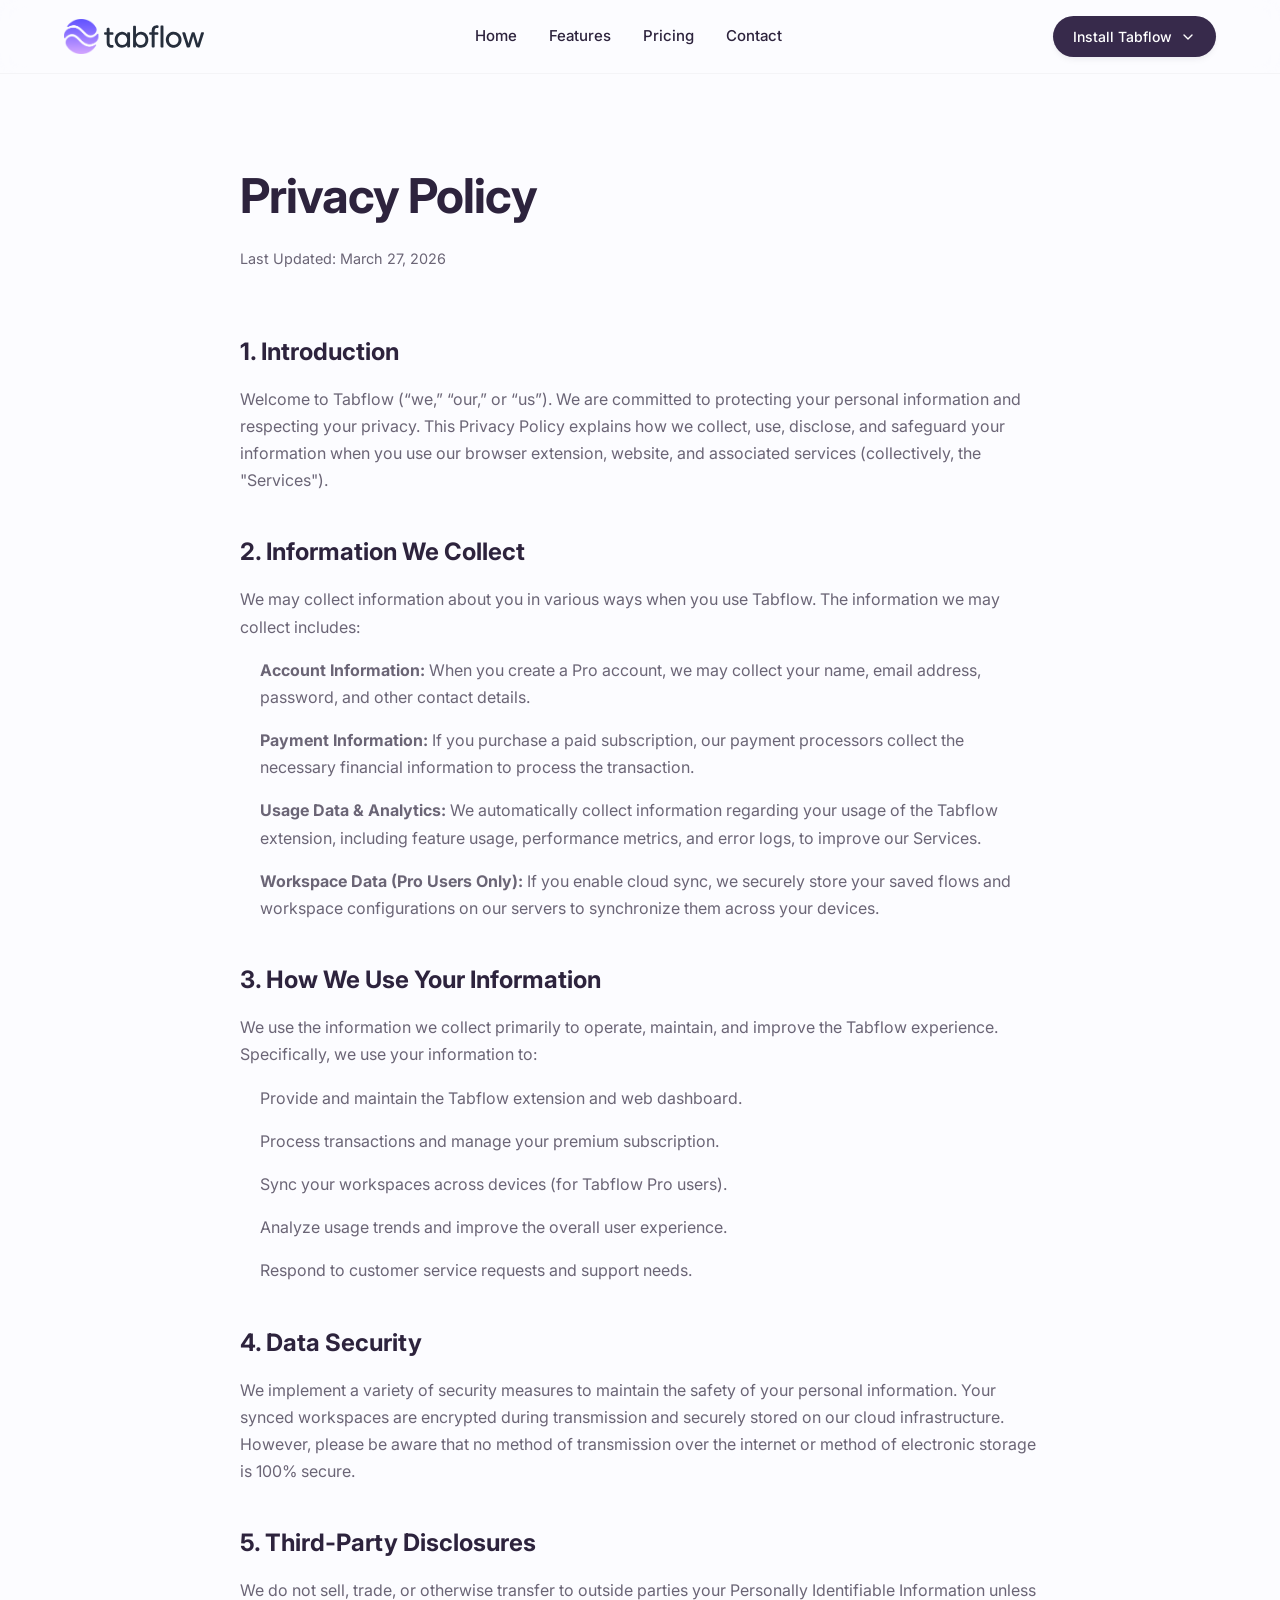
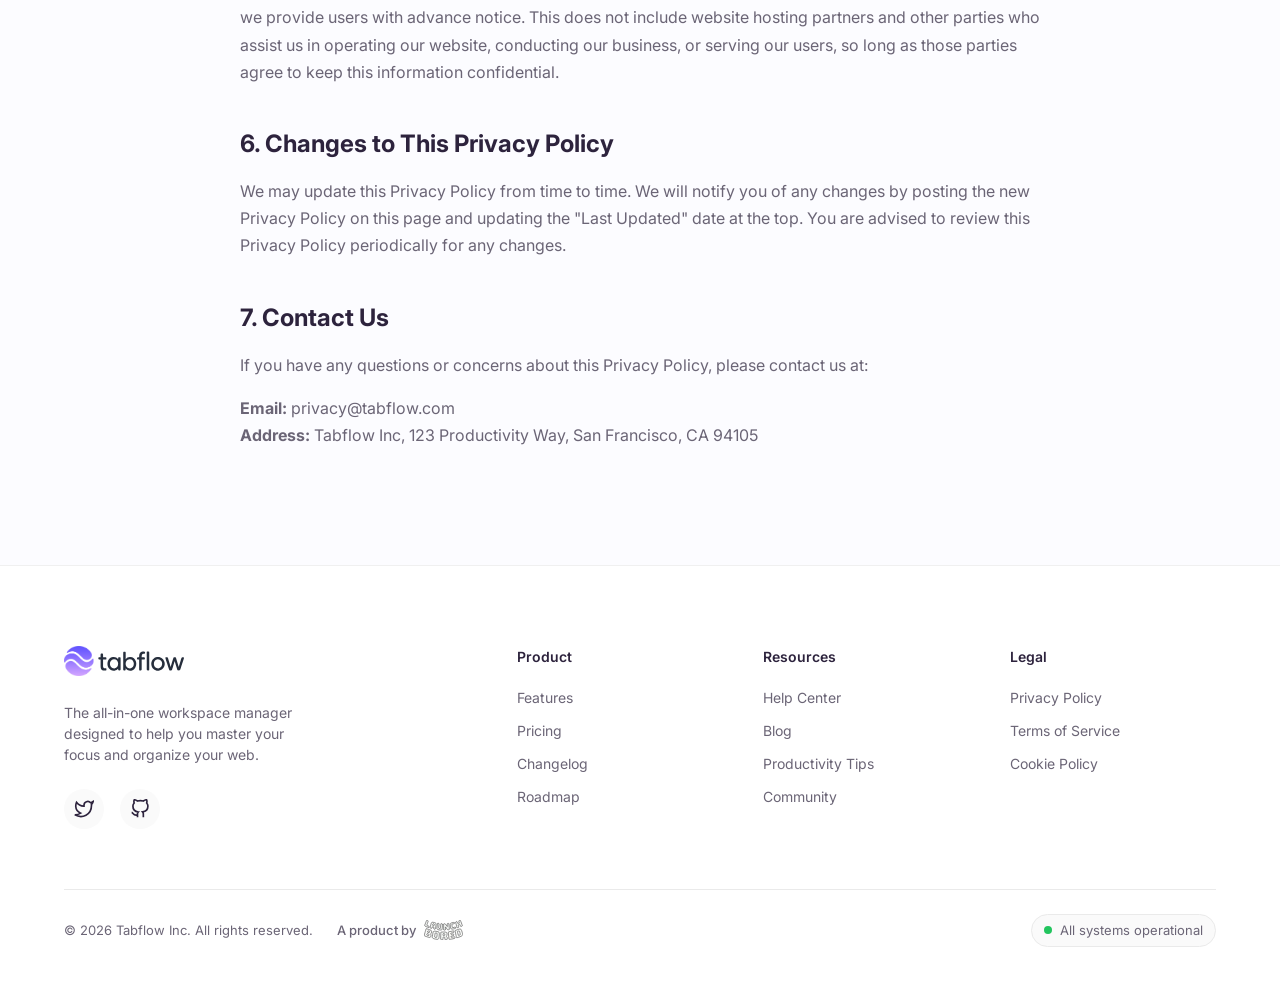
<file: privacy/index.html>
<!DOCTYPE html>
<html lang="en">
<head>
    <meta charset="UTF-8">
    <meta name="viewport" content="width=device-width, initial-scale=1.0">
    <title>Privacy Policy - Tabflow</title>
    <meta name="description" content="Privacy Policy for Tabflow workspace manager">
    
    <!-- Google Fonts: Inter -->
    <link rel="preconnect" href="https://fonts.googleapis.com">
    <link rel="preconnect" href="https://fonts.gstatic.com" crossorigin>
    <link href="https://fonts.googleapis.com/css2?family=Inter:wght@400;500;600;700;800&display=swap" rel="stylesheet">
    
    <link rel="stylesheet" href="/styles.css">
    
    <style>
        .legal-content h1 {
            font-size: 3rem;
            margin-bottom: 1rem;
            color: var(--color-heading);
            letter-spacing: -0.02em;
        }
        .legal-content h2 {
            font-size: 1.5rem;
            margin-top: 2.5rem;
            margin-bottom: 1rem;
            color: var(--color-heading);
        }
        .legal-content p, .legal-content li {
            color: var(--color-text-muted);
            line-height: 1.7;
            margin-bottom: 1rem;
        }
        .legal-content ul {
            padding-left: 20px;
            margin-bottom: 1.5rem;
        }
        .legal-meta {
            color: var(--color-text-muted);
            font-size: 0.9rem;
            margin-bottom: 3rem;
            padding-bottom: 1rem;
            border-bottom: 1px solid var(--color-border);
        }
    </style>
</head>
<body>

    <!-- Header Navigation -->
    <header class="header">
        <div class="container header-container">
            <a href="/" class="logo">
                <img src="/tabflow_logo_dark.svg" alt="Tabflow Logo" width="140">
            </a>
            
            <nav class="nav-links">
                <a href="/" class="nav-link">Home</a>
                <a href="/#features" class="nav-link">Features</a>
                <a href="/#pricing" class="nav-link">Pricing</a>
                <a href="/#contact" class="nav-link">Contact</a>
            </nav>

            <div class="header-actions">
                <a href="/" class="btn btn-primary">
                    Install Tabflow <svg width="16" height="16" viewBox="0 0 24 24" fill="none" class="chevron"><path d="M6 9L12 15L18 9" stroke="currentColor" stroke-width="2" stroke-linecap="round" stroke-linejoin="round"/></svg>
                </a>
            </div>
        </div>
    </header>

    <main class="legal-page" style="padding-top: 160px; padding-bottom: 100px; min-height: 70vh;">
        <div class="container">
            <div class="legal-content" style="max-width: 800px; margin: 0 auto;">
                <h1>Privacy Policy</h1>
                <div class="legal-meta">Last Updated: March 27, 2026</div>

                <h2>1. Introduction</h2>
                <p>Welcome to Tabflow (“we,” “our,” or “us”). We are committed to protecting your personal information and respecting your privacy. This Privacy Policy explains how we collect, use, disclose, and safeguard your information when you use our browser extension, website, and associated services (collectively, the "Services").</p>
                
                <h2>2. Information We Collect</h2>
                <p>We may collect information about you in various ways when you use Tabflow. The information we may collect includes:</p>
                <ul>
                    <li><strong>Account Information:</strong> When you create a Pro account, we may collect your name, email address, password, and other contact details.</li>
                    <li><strong>Payment Information:</strong> If you purchase a paid subscription, our payment processors collect the necessary financial information to process the transaction.</li>
                    <li><strong>Usage Data & Analytics:</strong> We automatically collect information regarding your usage of the Tabflow extension, including feature usage, performance metrics, and error logs, to improve our Services.</li>
                    <li><strong>Workspace Data (Pro Users Only):</strong> If you enable cloud sync, we securely store your saved flows and workspace configurations on our servers to synchronize them across your devices.</li>
                </ul>

                <h2>3. How We Use Your Information</h2>
                <p>We use the information we collect primarily to operate, maintain, and improve the Tabflow experience. Specifically, we use your information to:</p>
                <ul>
                    <li>Provide and maintain the Tabflow extension and web dashboard.</li>
                    <li>Process transactions and manage your premium subscription.</li>
                    <li>Sync your workspaces across devices (for Tabflow Pro users).</li>
                    <li>Analyze usage trends and improve the overall user experience.</li>
                    <li>Respond to customer service requests and support needs.</li>
                </ul>

                <h2>4. Data Security</h2>
                <p>We implement a variety of security measures to maintain the safety of your personal information. Your synced workspaces are encrypted during transmission and securely stored on our cloud infrastructure. However, please be aware that no method of transmission over the internet or method of electronic storage is 100% secure.</p>

                <h2>5. Third-Party Disclosures</h2>
                <p>We do not sell, trade, or otherwise transfer to outside parties your Personally Identifiable Information unless we provide users with advance notice. This does not include website hosting partners and other parties who assist us in operating our website, conducting our business, or serving our users, so long as those parties agree to keep this information confidential.</p>

                <h2>6. Changes to This Privacy Policy</h2>
                <p>We may update this Privacy Policy from time to time. We will notify you of any changes by posting the new Privacy Policy on this page and updating the "Last Updated" date at the top. You are advised to review this Privacy Policy periodically for any changes.</p>

                <h2>7. Contact Us</h2>
                <p>If you have any questions or concerns about this Privacy Policy, please contact us at:</p>
                <p><strong>Email:</strong> privacy@tabflow.com<br>
                <strong>Address:</strong> Tabflow Inc, 123 Productivity Way, San Francisco, CA 94105</p>
            </div>
        </div>
    </main>

    <!-- Footer -->
    <footer class="footer">
        <div class="container">
            <div class="footer-grid">
                <div class="footer-brand">
                    <img src="/tabflow_logo_dark.svg" alt="Tabflow" width="120" style="margin-bottom:20px;">
                    <p style="color:var(--color-text-muted); font-size:14px; max-width:240px; margin-bottom:24px;">The all-in-one workspace manager designed to help you master your focus and organize your web.</p>
                    <div class="social-links">
                        <a href="#"><svg width="20" height="20" viewBox="0 0 24 24" fill="none" stroke="currentColor" stroke-width="2"><path d="M23 3a10.9 10.9 0 0 1-3.14 1.53 4.48 4.48 0 0 0-7.86 3v1A10.66 10.66 0 0 1 3 4s-4 9 5 13a11.64 11.64 0 0 1-7 2c9 5 20 0 20-11.5a4.5 4.5 0 0 0-.08-.83A7.72 7.72 0 0 0 23 3z"></path></svg></a>
                        <a href="#"><svg width="20" height="20" viewBox="0 0 24 24" fill="none" stroke="currentColor" stroke-width="2"><path d="M9 19c-5 1.5-5-2.5-7-3m14 6v-3.87a3.37 3.37 0 0 0-.94-2.61c3.14-.35 6.44-1.54 6.44-7A5.44 5.44 0 0 0 20 4.77 5.07 5.07 0 0 0 19.91 1S18.73.65 16 2.48a13.38 13.38 0 0 0-7 0C6.27.65 5.09 1 5.09 1A5.07 5.07 0 0 0 5 4.77a5.44 5.44 0 0 0-1.5 3.78c0 5.42 3.3 6.61 6.44 7A3.37 3.37 0 0 0 9 18.13V22"></path></svg></a>
                    </div>
                </div>
                
                <div class="footer-links">
                    <h5>Product</h5>
                    <a href="/#features">Features</a>
                    <a href="/#pricing">Pricing</a>
                    <a href="#">Changelog</a>
                    <a href="#">Roadmap</a>
                </div>
                
                <div class="footer-links">
                    <h5>Resources</h5>
                    <a href="#">Help Center</a>
                    <a href="#">Blog</a>
                    <a href="#">Productivity Tips</a>
                    <a href="#">Community</a>
                </div>
                
                <div class="footer-links">
                    <h5>Legal</h5>
                    <a href="/privacy">Privacy Policy</a>
                    <a href="#">Terms of Service</a>
                    <a href="#">Cookie Policy</a>
                </div>
            </div>
            
            <div class="footer-bottom">
                <div class="footer-legal">
                    <p>&copy; 2026 Tabflow Inc. All rights reserved.</p>
                    <div class="launchbored-credit">
                        <span>A product by</span>
                        <a href="https://launchbored.com" target="_blank" rel="noopener noreferrer" style="display: flex; align-items: center;">
                            <img src="/launchbored_logo_v2.svg" alt="Launch Bored" height="20">
                        </a>
                    </div>
                </div>
                <div class="footer-status">
                    <span class="status-dot"></span> All systems operational
                </div>
            </div>
        </div>
    </footer>
</body>
</html>
</file>
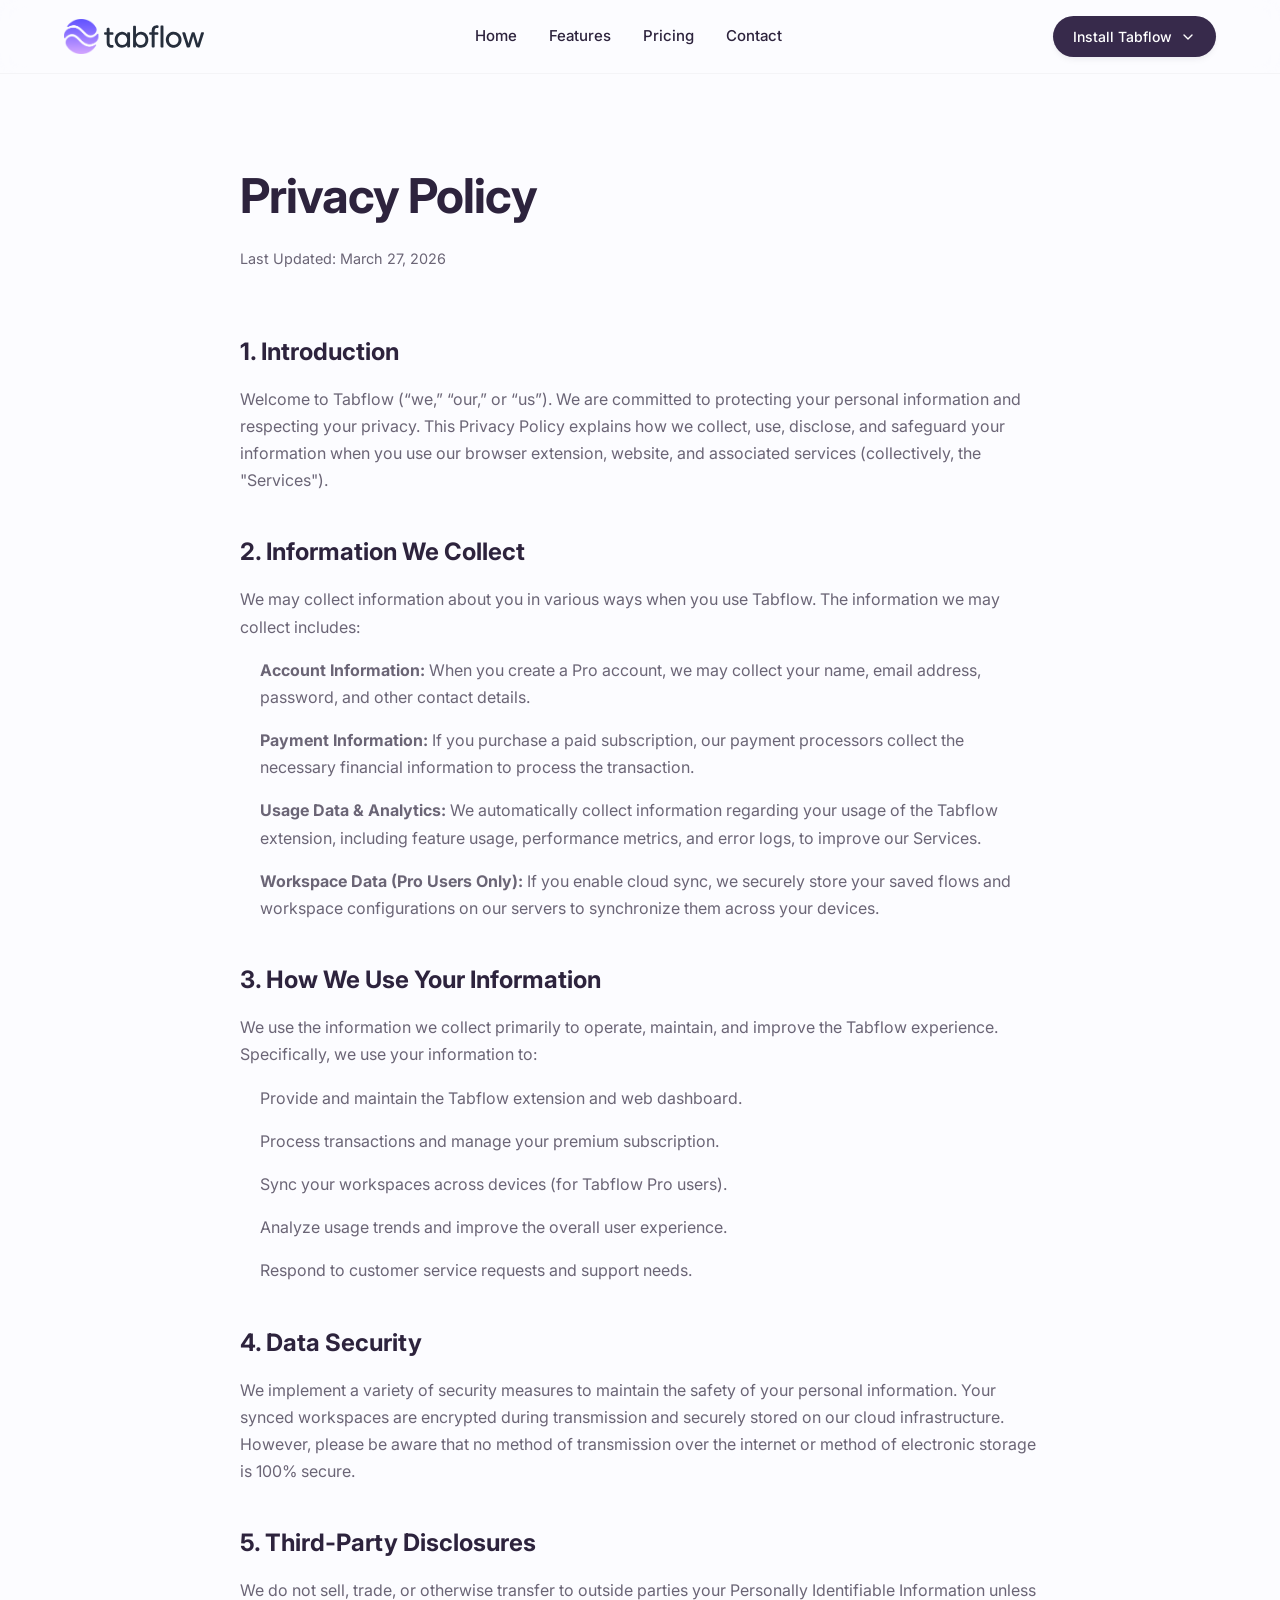
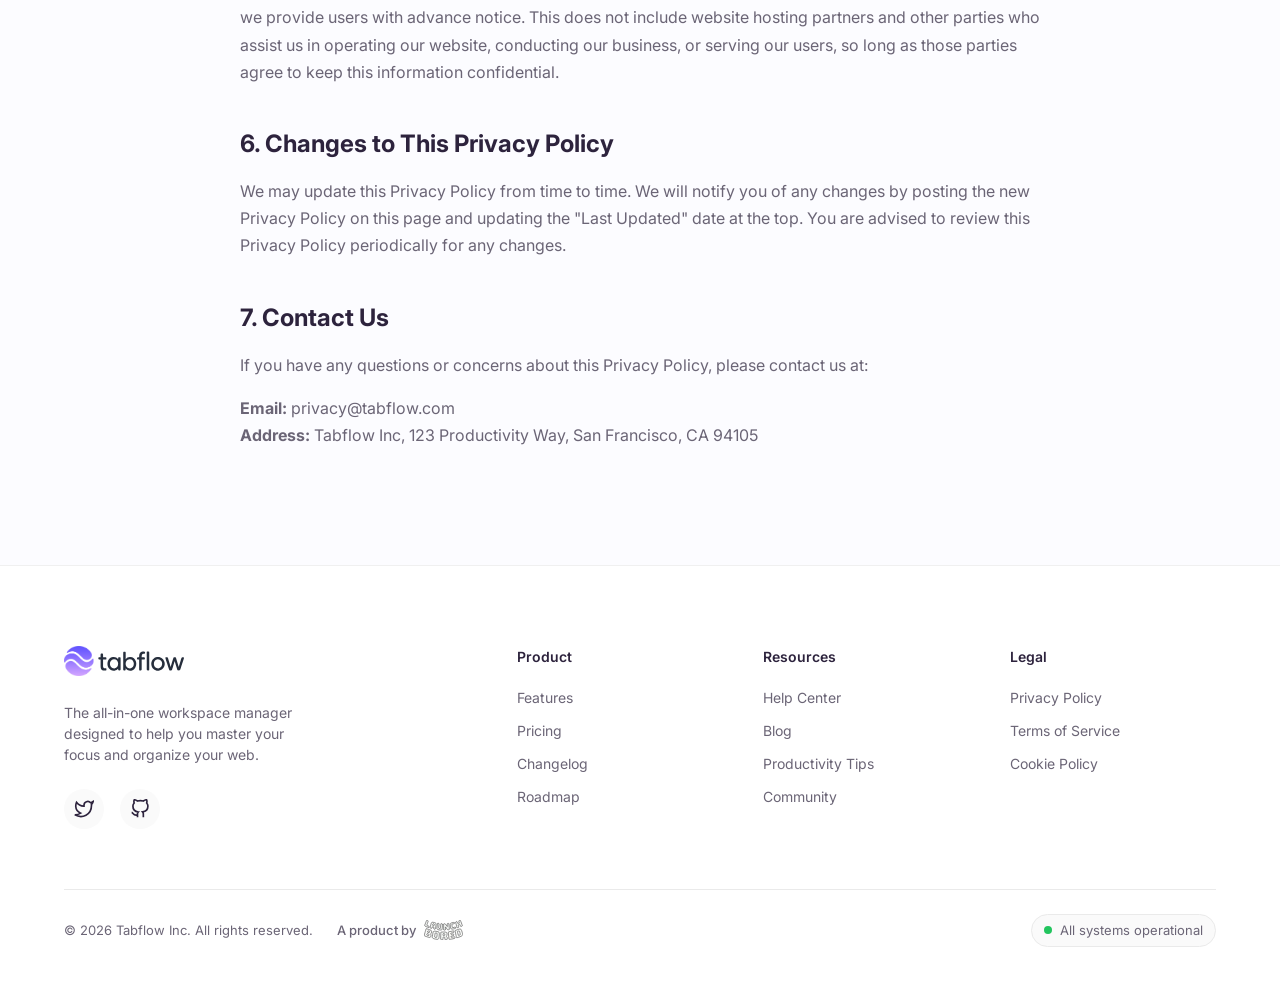
<file: privacy.html>
<!DOCTYPE html>
<html lang="en">
<head>
    <meta charset="UTF-8">
    <meta name="viewport" content="width=device-width, initial-scale=1.0">
    <title>Privacy Policy - Tabflow</title>
    <meta name="description" content="Privacy Policy for Tabflow workspace manager">
    
    <!-- Google Fonts: Inter -->
    <link rel="preconnect" href="https://fonts.googleapis.com">
    <link rel="preconnect" href="https://fonts.gstatic.com" crossorigin>
    <link href="https://fonts.googleapis.com/css2?family=Inter:wght@400;500;600;700;800&display=swap" rel="stylesheet">
    
    <link rel="stylesheet" href="styles.css">
    
    <style>
        .legal-content h1 {
            font-size: 3rem;
            margin-bottom: 1rem;
            color: var(--color-heading);
            letter-spacing: -0.02em;
        }
        .legal-content h2 {
            font-size: 1.5rem;
            margin-top: 2.5rem;
            margin-bottom: 1rem;
            color: var(--color-heading);
        }
        .legal-content p, .legal-content li {
            color: var(--color-text-muted);
            line-height: 1.7;
            margin-bottom: 1rem;
        }
        .legal-content ul {
            padding-left: 20px;
            margin-bottom: 1.5rem;
        }
        .legal-meta {
            color: var(--color-text-muted);
            font-size: 0.9rem;
            margin-bottom: 3rem;
            padding-bottom: 1rem;
            border-bottom: 1px solid var(--color-border);
        }
    </style>
</head>
<body>

    <!-- Header Navigation -->
    <header class="header">
        <div class="container header-container">
            <a href="index.html" class="logo">
                <img src="tabflow_logo_dark.svg" alt="Tabflow Logo" width="140">
            </a>
            
            <nav class="nav-links">
                <a href="index.html" class="nav-link">Home</a>
                <a href="index.html#features" class="nav-link">Features</a>
                <a href="index.html#pricing" class="nav-link">Pricing</a>
                <a href="index.html#contact" class="nav-link">Contact</a>
            </nav>

            <div class="header-actions">
                <a href="index.html" class="btn btn-primary">
                    Install Tabflow <svg width="16" height="16" viewBox="0 0 24 24" fill="none" class="chevron"><path d="M6 9L12 15L18 9" stroke="currentColor" stroke-width="2" stroke-linecap="round" stroke-linejoin="round"/></svg>
                </a>
            </div>
        </div>
    </header>

    <main class="legal-page" style="padding-top: 160px; padding-bottom: 100px; min-height: 70vh;">
        <div class="container">
            <div class="legal-content" style="max-width: 800px; margin: 0 auto;">
                <h1>Privacy Policy</h1>
                <div class="legal-meta">Last Updated: March 27, 2026</div>

                <h2>1. Introduction</h2>
                <p>Welcome to Tabflow (“we,” “our,” or “us”). We are committed to protecting your personal information and respecting your privacy. This Privacy Policy explains how we collect, use, disclose, and safeguard your information when you use our browser extension, website, and associated services (collectively, the "Services").</p>
                
                <h2>2. Information We Collect</h2>
                <p>We may collect information about you in various ways when you use Tabflow. The information we may collect includes:</p>
                <ul>
                    <li><strong>Account Information:</strong> When you create a Pro account, we may collect your name, email address, password, and other contact details.</li>
                    <li><strong>Payment Information:</strong> If you purchase a paid subscription, our payment processors collect the necessary financial information to process the transaction.</li>
                    <li><strong>Usage Data & Analytics:</strong> We automatically collect information regarding your usage of the Tabflow extension, including feature usage, performance metrics, and error logs, to improve our Services.</li>
                    <li><strong>Workspace Data (Pro Users Only):</strong> If you enable cloud sync, we securely store your saved flows and workspace configurations on our servers to synchronize them across your devices.</li>
                </ul>

                <h2>3. How We Use Your Information</h2>
                <p>We use the information we collect primarily to operate, maintain, and improve the Tabflow experience. Specifically, we use your information to:</p>
                <ul>
                    <li>Provide and maintain the Tabflow extension and web dashboard.</li>
                    <li>Process transactions and manage your premium subscription.</li>
                    <li>Sync your workspaces across devices (for Tabflow Pro users).</li>
                    <li>Analyze usage trends and improve the overall user experience.</li>
                    <li>Respond to customer service requests and support needs.</li>
                </ul>

                <h2>4. Data Security</h2>
                <p>We implement a variety of security measures to maintain the safety of your personal information. Your synced workspaces are encrypted during transmission and securely stored on our cloud infrastructure. However, please be aware that no method of transmission over the internet or method of electronic storage is 100% secure.</p>

                <h2>5. Third-Party Disclosures</h2>
                <p>We do not sell, trade, or otherwise transfer to outside parties your Personally Identifiable Information unless we provide users with advance notice. This does not include website hosting partners and other parties who assist us in operating our website, conducting our business, or serving our users, so long as those parties agree to keep this information confidential.</p>

                <h2>6. Changes to This Privacy Policy</h2>
                <p>We may update this Privacy Policy from time to time. We will notify you of any changes by posting the new Privacy Policy on this page and updating the "Last Updated" date at the top. You are advised to review this Privacy Policy periodically for any changes.</p>

                <h2>7. Contact Us</h2>
                <p>If you have any questions or concerns about this Privacy Policy, please contact us at:</p>
                <p><strong>Email:</strong> privacy@tabflow.com<br>
                <strong>Address:</strong> Tabflow Inc, 123 Productivity Way, San Francisco, CA 94105</p>
            </div>
        </div>
    </main>

    <!-- Footer -->
    <footer class="footer">
        <div class="container">
            <div class="footer-grid">
                <div class="footer-brand">
                    <img src="tabflow_logo_dark.svg" alt="Tabflow" width="120" style="margin-bottom:20px;">
                    <p style="color:var(--color-text-muted); font-size:14px; max-width:240px; margin-bottom:24px;">The all-in-one workspace manager designed to help you master your focus and organize your web.</p>
                    <div class="social-links">
                        <a href="#"><svg width="20" height="20" viewBox="0 0 24 24" fill="none" stroke="currentColor" stroke-width="2"><path d="M23 3a10.9 10.9 0 0 1-3.14 1.53 4.48 4.48 0 0 0-7.86 3v1A10.66 10.66 0 0 1 3 4s-4 9 5 13a11.64 11.64 0 0 1-7 2c9 5 20 0 20-11.5a4.5 4.5 0 0 0-.08-.83A7.72 7.72 0 0 0 23 3z"></path></svg></a>
                        <a href="#"><svg width="20" height="20" viewBox="0 0 24 24" fill="none" stroke="currentColor" stroke-width="2"><path d="M9 19c-5 1.5-5-2.5-7-3m14 6v-3.87a3.37 3.37 0 0 0-.94-2.61c3.14-.35 6.44-1.54 6.44-7A5.44 5.44 0 0 0 20 4.77 5.07 5.07 0 0 0 19.91 1S18.73.65 16 2.48a13.38 13.38 0 0 0-7 0C6.27.65 5.09 1 5.09 1A5.07 5.07 0 0 0 5 4.77a5.44 5.44 0 0 0-1.5 3.78c0 5.42 3.3 6.61 6.44 7A3.37 3.37 0 0 0 9 18.13V22"></path></svg></a>
                    </div>
                </div>
                
                <div class="footer-links">
                    <h5>Product</h5>
                    <a href="index.html#features">Features</a>
                    <a href="index.html#pricing">Pricing</a>
                    <a href="#">Changelog</a>
                    <a href="#">Roadmap</a>
                </div>
                
                <div class="footer-links">
                    <h5>Resources</h5>
                    <a href="#">Help Center</a>
                    <a href="#">Blog</a>
                    <a href="#">Productivity Tips</a>
                    <a href="#">Community</a>
                </div>
                
                <div class="footer-links">
                    <h5>Legal</h5>
                    <a href="privacy.html">Privacy Policy</a>
                    <a href="#">Terms of Service</a>
                    <a href="#">Cookie Policy</a>
                </div>
            </div>
            
            <div class="footer-bottom">
                <div class="footer-legal">
                    <p>&copy; 2026 Tabflow Inc. All rights reserved.</p>
                    <div class="launchbored-credit">
                        <span>A product by</span>
                        <a href="https://launchbored.com" target="_blank" rel="noopener noreferrer" style="display: flex; align-items: center;">
                            <img src="launchbored_logo_v2.svg" alt="Launch Bored" height="20">
                        </a>
                    </div>
                </div>
                <div class="footer-status">
                    <span class="status-dot"></span> All systems operational
                </div>
            </div>
        </div>
    </footer>
</body>
</html>
</file>
<file: styles.css>
/* ==========================================================================
   Tabflow - Global Design System
   ========================================================================== */

:root {
    /* Colors */
    --color-bg: #FCFCFF;
    --color-text-main: #2D233D;
    --color-text-muted: #6B6576;
    --color-primary: #372A4B;
    --color-primary-hover: #1E162B;
    --color-accent: #9D7BFF;
    --color-accent-light: #EBE5FE;
    --color-pink: #FF9EBD;
    --color-success: #22C55E;
    --color-nav-hover: #F0EDF7;
    
    /* Typography */
    --font-sans: 'Inter', system-ui, -apple-system, sans-serif;
    
    /* Variables */
    --hero-gradient: linear-gradient(145deg, #F4F0FF 0%, #FFF0F5 50%, #FCFCFF 100%);
    --shadow-sm: 0 4px 6px -1px rgba(45, 35, 61, 0.05), 0 2px 4px -1px rgba(45, 35, 61, 0.03);
    --shadow-md: 0 10px 15px -3px rgba(45, 35, 61, 0.08), 0 4px 6px -2px rgba(45, 35, 61, 0.04);
    --shadow-lg: 0 20px 25px -5px rgba(45, 35, 61, 0.1), 0 10px 10px -5px rgba(45, 35, 61, 0.04);
    --shadow-app: 0 30px 60px -15px rgba(157, 123, 255, 0.15), 0 0 40px -10px rgba(255, 158, 189, 0.15);
    
    /* Spacing */
    --radius-sm: 8px;
    --radius-md: 12px;
    --radius-lg: 20px;
    --radius-pill: 9999px;
    
    --transition: 0.2s cubic-bezier(0.4, 0, 0.2, 1);
}

/* Base Reset */
* {
    margin: 0;
    padding: 0;
    box-sizing: border-box;
}

html {
    scroll-behavior: smooth;
}

body {
    font-family: var(--font-sans);
    background-color: var(--color-bg);
    color: var(--color-text-main);
    line-height: 1.5;
    -webkit-font-smoothing: antialiased;
}

a {
    text-decoration: none;
    color: inherit;
}

ul {
    list-style: none;
}

.container {
    max-width: 1200px;
    margin: 0 auto;
    padding: 0 24px;
}

/* Typography Utility */
.text-gradient {
    background: linear-gradient(90deg, var(--color-accent), var(--color-pink));
    -webkit-background-clip: text;
    -webkit-text-fill-color: transparent;
    background-clip: text;
}

/* ==========================================================================
   Buttons
   ========================================================================== */
.btn {
    display: inline-flex;
    align-items: center;
    justify-content: center;
    gap: 8px;
    padding: 10px 20px;
    border-radius: var(--radius-pill);
    font-weight: 500;
    font-size: 14px;
    transition: var(--transition);
    cursor: pointer;
    border: none;
}

.btn-primary {
    background-color: var(--color-primary);
    color: white;
    box-shadow: var(--shadow-sm);
}

.btn-primary:hover {
    background-color: var(--color-primary-hover);
    transform: translateY(-1px);
    box-shadow: var(--shadow-md);
}

.btn-outline {
    background-color: transparent;
    color: var(--color-primary);
    border: 1px solid rgba(55, 42, 75, 0.2);
}

.btn-outline:hover {
    background-color: var(--color-nav-hover);
    border-color: rgba(55, 42, 75, 0.4);
}

.btn-lg {
    padding: 14px 28px;
    font-size: 16px;
}

/* ==========================================================================
   Header Navigation
   ========================================================================== */
.header {
    position: fixed;
    top: 0;
    left: 0;
    right: 0;
    z-index: 100;
    background: rgba(252, 252, 255, 0.8);
    backdrop-filter: blur(12px);
    border-bottom: 1px solid rgba(0, 0, 0, 0.03);
    padding: 16px 0;
    transition: all 0.4s cubic-bezier(0.4, 0, 0.2, 1);
}

.header.header-scrolled {
    top: 20px;
    left: 50%;
    right: auto;
    width: 90%;
    max-width: 1000px;
    transform: translateX(-50%);
    background: var(--color-bg);
    backdrop-filter: none;
    border: none;
    border-radius: var(--radius-pill);
    box-shadow: 10px 10px 20px rgba(0, 0, 0, 0.05), -10px -10px 20px #ffffff;
    padding: 12px 32px;
}

.header-container {
    display: flex;
    align-items: center;
    justify-content: space-between;
}

.logo img {
    display: block;
}

.nav-links {
    display: flex;
    align-items: center;
    gap: 32px;
}

.nav-link {
    font-weight: 500;
    font-size: 15px;
    color: var(--color-text-main);
    transition: var(--transition);
}

.nav-link:hover {
    opacity: 0.7;
}

.nav-link-dropdown {
    display: inline-flex;
    align-items: center;
    gap: 4px;
}

/* ==========================================================================
   Hero Section
   ========================================================================== */
.hero {
    padding: 160px 0 60px;
    background: var(--hero-gradient);
    border-radius: 0 0 40px 40px;
    overflow: hidden;
    position: relative;
    text-align: center;
}

.hero-container {
    position: relative;
    z-index: 2;
    display: flex;
    flex-direction: column;
    align-items: center;
}

.trust-badge {
    display: inline-flex;
    align-items: center;
    gap: 8px;
    padding: 8px 16px;
    background: rgba(255, 255, 255, 0.6);
    border: 1px solid rgba(255, 255, 255, 0.8);
    border-radius: var(--radius-pill);
    font-size: 13px;
    font-weight: 500;
    color: var(--color-text-muted);
    margin-bottom: 24px;
    backdrop-filter: blur(8px);
}

.hero-title {
    font-size: 64px;
    line-height: 1.1;
    font-weight: 700;
    letter-spacing: -0.02em;
    margin-bottom: 24px;
    max-width: 800px;
}

.hero-subtitle {
    font-size: 18px;
    color: var(--color-text-muted);
    max-width: 600px;
    margin-bottom: 32px;
    line-height: 1.6;
}

.hero-buttons {
    display: flex;
    align-items: center;
    gap: 16px;
    margin-bottom: 48px;
}

/* Hero Mockup (The App UI) */
.hero-mockup-wrapper {
    position: relative;
    width: 100%;
    max-width: 960px;
    margin: 0 auto;
    perspective: 1000px;
}

.hero-mockup {
    background: #ffffff;
    border-radius: 16px;
    border: 1px solid rgba(0, 0, 0, 0.05);
    box-shadow: var(--shadow-app);
    overflow: hidden;
    display: flex;
    flex-direction: column;
    height: 540px;
    position: relative;
    z-index: 2;
}

.app-header {
    height: 38px;
    border-bottom: 1px solid #f0f0f0;
    display: flex;
    align-items: center;
    padding: 0 16px;
    background: #FAFAFA;
}

.app-dots {
    display: flex;
    gap: 6px;
}

.app-dots .dot {
    width: 10px;
    height: 10px;
    border-radius: 50%;
}
.dot-r { background: #FF5F56; }
.dot-y { background: #FFBD2E; }
.dot-g { background: #27C93F; }

.app-search {
    margin: 0 auto;
    background: #ffffff;
    border: 1px solid #eaeaea;
    border-radius: 6px;
    padding: 4px 12px;
    display: flex;
    align-items: center;
    gap: 8px;
    font-size: 11px;
    color: #999;
    width: 240px;
    transform: translateX(-20px);
}

.app-body {
    display: flex;
    flex: 1;
    overflow: hidden;
}

.app-sidebar {
    width: 180px;
    background: #fafafa;
    border-right: 1px solid #f0f0f0;
    padding: 16px 8px;
}

.app-menu-item {
    padding: 8px 12px;
    border-radius: 6px;
    display: flex;
    align-items: center;
    gap: 8px;
    font-size: 12px;
    font-weight: 500;
    color: #555;
    margin-bottom: 4px;
}

.app-menu-item.active {
    background: var(--color-accent-light);
    color: var(--color-primary);
}

.app-content {
    flex: 1;
    padding: 32px;
    text-align: left;
    background: #FCFCFF;
}

.app-greeting h3 {
    font-size: 20px;
    margin-bottom: 4px;
}

.app-greeting p {
    font-size: 13px;
    color: #888;
    margin-bottom: 24px;
}

.app-cards {
    display: grid;
    grid-template-columns: repeat(3, 1fr);
    gap: 16px;
}

.app-card {
    background: #fff;
    border: 1px solid #f0f0f0;
    border-radius: 12px;
    padding: 16px;
    box-shadow: 0 2px 4px rgba(0,0,0,0.02);
}

.app-card-title {
    font-size: 12px;
    color: #666;
    margin-bottom: 8px;
}

.app-card-val {
    font-size: 24px;
    font-weight: 600;
    margin-bottom: 12px;
    color: var(--color-primary);
}

.app-card-badge {
    display: inline-flex;
    padding: 4px 8px;
    background: #F4F0FF;
    color: var(--color-accent);
    border-radius: 4px;
    font-size: 11px;
    font-weight: 600;
}

.app-card-badge.success {
    background: #E8F5E9;
    color: var(--color-success);
}

.app-card-badge.outline {
    background: transparent;
    border: 1px solid #ddd;
    color: #555;
}

/* Floating Shapes */
.float-shape {
    position: absolute;
    border-radius: 50%;
    filter: blur(40px);
    z-index: 1;
    opacity: 0.6;
}

.shape-1 {
    width: 200px;
    height: 200px;
    background: var(--color-accent);
    top: -40px;
    right: -40px;
}

.shape-2 {
    width: 240px;
    height: 240px;
    background: var(--color-pink);
    bottom: -60px;
    left: -60px;
}

/* ==========================================================================
   Logo Ticker
   ========================================================================== */
.logo-ticker {
    padding: 60px 0;
    background: #fff;
    border-bottom: 1px solid rgba(0,0,0,0.05);
}

.ticker-title {
    text-align: center;
    font-size: 15px;
    font-weight: 500;
    color: #A0A4AB;
    margin-bottom: 32px;
}

.ticker-track-wrapper {
    overflow: hidden;
    position: relative;
    width: 100%;
}

.ticker-track-wrapper::before,
.ticker-track-wrapper::after {
    content: '';
    position: absolute;
    top: 0;
    width: 100px;
    height: 100%;
    z-index: 2;
}

.ticker-track-wrapper::before {
    left: 0;
    background: linear-gradient(to right, #ffffff, transparent);
}

.ticker-track-wrapper::after {
    right: 0;
    background: linear-gradient(to left, #ffffff, transparent);
}

.ticker-track {
    display: flex;
    align-items: center;
    width: max-content;
    animation: scrollTicker 30s linear infinite;
    gap: 80px;
    padding-left: 40px;
}

.ticker-item {
    display: flex;
    align-items: center;
    justify-content: center;
    opacity: 0.6;
    filter: grayscale(100%);
    transition: var(--transition);
}

.ticker-item:hover {
    opacity: 1;
    filter: grayscale(0%);
}

.ticker-item img {
    height: 32px;
    width: auto;
}

@keyframes scrollTicker {
    0% { transform: translateX(0); }
    100% { transform: translateX(-50%); } 
    /* Translating by -50% assumes we duplicated exactly the same set of items */
}

/* Media Queries for Hero */
@media (max-width: 768px) {
    .nav-links {
        display: none;
    }
    .hero-title {
        font-size: 40px;
    }
    .hero-buttons {
        flex-direction: column;
        width: 100%;
    }
    .hero-buttons .btn {
        width: 100%;
    }
    .app-sidebar {
        display: none;
    }
    .app-cards {
        grid-template-columns: 1fr;
    }
}

/* ==========================================================================
   Features Sections
   ========================================================================== */
.features-section {
    padding: 80px 0;
    overflow: hidden;
}

.feature-container {
    display: grid;
    grid-template-columns: 1fr 1fr;
    gap: 60px;
    align-items: center;
    margin-bottom: 120px;
}

.feature-container.reversed .feature-content {
    order: 2;
}

.feature-container.reversed .feature-visual {
    order: 1;
}

.feature-tag {
    display: inline-flex;
    align-items: center;
    gap: 6px;
    padding: 6px 12px;
    background: var(--color-nav-hover);
    color: var(--color-primary);
    border-radius: var(--radius-pill);
    font-size: 11px;
    font-weight: 700;
    letter-spacing: 0.05em;
    margin-bottom: 20px;
    text-transform: uppercase;
}

.feature-title {
    font-size: 40px;
    line-height: 1.2;
    font-weight: 700;
    margin-bottom: 16px;
    color: var(--color-text-main);
}

.feature-desc {
    font-size: 16px;
    color: var(--color-text-muted);
    margin-bottom: 40px;
    line-height: 1.6;
}

.feature-bullets {
    display: flex;
    flex-direction: column;
    gap: 24px;
}

.bullet {
    display: flex;
    gap: 16px;
}

.bullet-icon {
    width: 48px;
    height: 48px;
    border-radius: 12px;
    display: flex;
    align-items: center;
    justify-content: center;
    flex-shrink: 0;
}

.bullet-icon.bg-purple { background: var(--color-accent-light); color: var(--color-accent); }
.bullet-icon.bg-pink { background: #FFF0F5; color: var(--color-pink); }
.bullet-icon.bg-green { background: #E8F5E9; color: var(--color-success); }
.bullet-icon.bg-blue { background: #E3F2FD; color: #3B82F6; }

.bullet-text h4 {
    font-size: 16px;
    font-weight: 600;
    margin-bottom: 4px;
}

.bullet-text p {
    font-size: 14px;
    color: var(--color-text-muted);
}

.mt-4 {
    margin-top: 32px;
}

/* Feature Visuals / Glass Cards */
.feature-visual {
    position: relative;
    padding: 20px;
}

.visual-card {
    background: white;
    box-shadow: 0 20px 40px rgba(0,0,0,0.08);
    border: 1px solid rgba(0,0,0,0.04);
    border-radius: 20px;
    padding: 24px;
    position: relative;
    z-index: 2;
}

.visual-card::before {
    content: '';
    position: absolute;
    inset: -20px;
    background: radial-gradient(circle, var(--color-accent-light) 0%, transparent 60%);
    z-index: -1;
    border-radius: 50%;
    opacity: 0.4;
}

/* Specific UI mocks */
.visual-header {
    display: flex;
    justify-content: space-between;
    align-items: center;
    padding-bottom: 16px;
    border-bottom: 1px solid #f0f0f0;
    margin-bottom: 16px;
    font-weight: 600;
    font-size: 14px;
}

.flex-row { display: flex; align-items: center; gap: 12px; }
.justify-center { justify-content: center; }

.mock-tab {
    padding: 12px;
    border: 1px solid #eaeaea;
    border-radius: 8px;
    margin-bottom: 12px;
    font-size: 13px;
    font-weight: 500;
    background: #fafafa;
}

.mock-tab.disabled {
    opacity: 0.5;
    background: #fcfcff;
}

.float-right { margin-left: auto; }

.badge {
    padding: 4px 8px;
    border-radius: 4px;
    font-size: 10px;
    font-weight: 600;
}
.badge-purple { background: var(--color-accent-light); color: var(--color-accent); }
.badge-gray { background: #f0f0f0; color: #888; }
.badge-pink { background: #FFF0F5; color: var(--color-pink); }

/* Floating Stats */
.float-stat {
    position: absolute;
    background: white;
    padding: 16px;
    border-radius: 12px;
    box-shadow: var(--shadow-lg);
    display: flex;
    align-items: center;
    gap: 16px;
    border: 1px solid #f0f0f0;
    z-index: 10;
}

.float-stat.right-bottom { bottom: -24px; right: -24px; }
.float-stat.left-top { top: 40px; left: -40px; }

.stat-circle {
    width: 40px;
    height: 40px;
    border-radius: 50%;
    background: #FAFAFA;
    display: flex;
    align-items: center;
    justify-content: center;
}

.float-stat h5 {
    font-size: 12px;
    color: var(--color-text-muted);
}

.float-stat p {
    font-size: 16px;
    font-weight: 600;
    color: var(--color-text-main);
}

/* Timer SVG CSS */
.timer-dial {
    width: 200px;
    margin: 0 auto;
}
.circular-chart {
    display: block;
    margin: 0 auto;
    max-width: 100%;
    max-height: 250px;
}
.circle-bg {
    fill: none;
    stroke: #eee;
    stroke-width: 1.5;
}
.circle {
    fill: none;
    stroke-width: 1.5;
    stroke: var(--color-accent);
    stroke-linecap: round;
    animation: progress 2s ease-out forwards;
}
@keyframes progress {
    0% { stroke-dasharray: 0, 100; }
}
.timer-text {
    fill: var(--color-text-main);
    font-size: 8px;
    font-weight: 700;
    text-anchor: middle;
}
.timer-subtext {
    fill: var(--color-text-muted);
    font-size: 3px;
    text-anchor: middle;
}

/* Command Palette */
.cmd-palette {
    border: 1px solid #eaeaea;
    border-radius: 12px;
    overflow: hidden;
    background: #fff;
    box-shadow: var(--shadow-md);
}
.cmd-search {
    display: flex;
    align-items: center;
    padding: 16px;
    border-bottom: 1px solid #eaeaea;
    gap: 12px;
}
.cmd-search input {
    border: none;
    width: 100%;
    font-size: 16px;
    outline: none;
    background: transparent;
    font-family: var(--font-sans);
}
.cmd-results {
    padding: 8px;
}
.cmd-item {
    display: flex;
    align-items: center;
    padding: 12px;
    border-radius: 8px;
    gap: 12px;
    font-size: 14px;
    color: var(--color-text-muted);
    transition: background 0.1s;
}
.cmd-item.active {
    background: var(--color-primary);
    color: #fff;
}
.cmd-shortcut {
    margin-left: auto;
    font-size: 11px;
    background: rgba(0,0,0,0.05);
    padding: 2px 6px;
    border-radius: 4px;
}
.cmd-item.active .cmd-shortcut {
    background: rgba(255,255,255,0.2);
}

@media (max-width: 768px) {
    .feature-container {
        grid-template-columns: 1fr;
        gap: 40px;
    }
    .feature-container.reversed .feature-content {
        order: 1;
    }
    .feature-container.reversed .feature-visual {
        order: 2;
    }
    .float-stat {
        display: none;
    }
}

/* ==========================================================================
   How It Works (Steps)
   ========================================================================== */
.steps-section {
    padding: 80px 0;
    background: #fff;
}

.text-center { text-align: center; }
.mx-auto { margin-left: auto; margin-right: auto; }

.section-title {
    font-size: 36px;
    font-weight: 700;
    margin-bottom: 16px;
    color: var(--color-text-main);
}

.section-desc {
    font-size: 16px;
    color: var(--color-text-muted);
    max-width: 600px;
    margin: 0 auto 60px;
    line-height: 1.6;
}

.steps-grid {
    display: grid;
    grid-template-columns: repeat(2, 1fr);
    gap: 32px;
    margin-bottom: 60px;
    text-align: left;
}

.step-card {
    background: #fff;
    border: 1px solid rgba(0,0,0,0.06);
    border-radius: 16px;
    padding: 32px;
    box-shadow: 0 4px 6px rgba(0,0,0,0.02);
    display: flex;
    flex-direction: column;
}

.step-icon {
    width: 40px;
    height: 40px;
    border-radius: 10px;
    background: var(--color-accent-light);
    color: var(--color-accent);
    display: flex;
    align-items: center;
    justify-content: center;
    margin-bottom: 20px;
}

.step-header h4 {
    font-size: 18px;
    font-weight: 600;
    margin-bottom: 8px;
}

.step-header p {
    font-size: 14px;
    color: var(--color-text-muted);
    margin-bottom: 24px;
}

.step-visual {
    flex: 1;
    border-radius: 12px;
    padding: 24px;
    display: flex;
    flex-direction: column;
    align-items: center;
    justify-content: center;
}

.bg-light { background: #FAFAFA; border: 1px solid #F0F0F0; }
.flex-center { display: flex; align-items: center; justify-content: center; }

.browser-bar {
    width: 100%;
    background: #fff;
    border: 1px solid #eaeaea;
    border-radius: 6px;
    display: flex;
    align-items: center;
    padding: 6px 12px;
    gap: 12px;
}
.browser-bar .dots { display: flex; gap: 4px; }
.browser-bar .dots span { width: 8px; height: 8px; border-radius: 50%; }
.browser-bar .url { font-size: 10px; color: #999; flex: 1; text-align: center; }

.mock-input {
    width: 100%;
    max-width: 240px;
}
.mock-input label { display: block; font-size: 11px; color: #666; margin-bottom: 6px; }
.mock-input input { width: 100%; padding: 8px 12px; border: 1px solid #eaeaea; border-radius: 6px; font-size: 12px; background: #fff; color: #333; }

.toggle-row {
    display: flex;
    align-items: center;
    gap: 16px;
    background: #fff;
    padding: 12px 16px;
    border-radius: 8px;
    border: 1px solid #eaeaea;
    font-size: 13px;
    font-weight: 500;
}
.toggle { width: 36px; height: 20px; background: #ccc; border-radius: 10px; position: relative; }
.toggle.active { background: var(--color-success); }
.toggle::after { content: ''; position: absolute; width: 14px; height: 14px; background: white; border-radius: 50%; top: 3px; left: 3px; transition: 0.2s; }
.toggle.active::after { transform: translateX(16px); }

.chart-bars {
    display: flex;
    align-items: flex-end;
    gap: 8px;
    height: 60px;
}
.chart-bars .bar { width: 24px; background: #E0E0E0; border-radius: 4px 4px 0 0; }

.workflow-ready {
    background: #fff;
    border: 1px solid rgba(0,0,0,0.06);
    border-radius: 16px;
    padding: 24px 32px;
    display: flex;
    align-items: center;
    justify-content: space-between;
    box-shadow: 0 4px 12px rgba(0,0,0,0.03);
    text-align: left;
}

.workflow-text h4 { font-size: 18px; margin-bottom: 4px; }
.workflow-text p { font-size: 14px; color: var(--color-text-muted); }

/* ==========================================================================
   Pricing Section
   ========================================================================== */
.bg-light-purple {
    background-color: #F8F7FC; /* Very soft purple matching the design */
}

.pricing-section {
    padding: 100px 0;
}

.billing-toggle {
    display: inline-flex;
    background: white;
    padding: 4px;
    border-radius: var(--radius-pill);
    border: 1px solid #eaeaea;
    margin-bottom: 48px;
}

.billing-toggle span {
    padding: 8px 20px;
    font-size: 14px;
    font-weight: 500;
    border-radius: var(--radius-pill);
    cursor: pointer;
    transition: var(--transition);
}

.billing-toggle span.active {
    background: var(--color-primary);
    color: white;
}

.pricing-grid {
    display: grid;
    grid-template-columns: repeat(3, 1fr);
    gap: 24px;
    align-items: stretch;
}

.pricing-card {
    background: white;
    border-radius: 24px;
    padding: 40px;
    text-align: left;
    box-shadow: 0 4px 12px rgba(0,0,0,0.02);
    border: 1px solid rgba(0,0,0,0.04);
    position: relative;
    display: flex;
    flex-direction: column;
}

.pricing-card.popular {
    background: var(--color-primary);
    color: white;
    transform: scale(1.02);
    box-shadow: 0 20px 40px rgba(55, 42, 75, 0.15);
    border: none;
}

.popular-badge {
    position: absolute;
    top: -12px;
    left: 50%;
    transform: translateX(-50%);
    background: #FFBD2E;
    color: #000;
    font-size: 11px;
    font-weight: 700;
    padding: 4px 12px;
    border-radius: var(--radius-pill);
    text-transform: uppercase;
}

.plan-header span {
    font-size: 12px;
    font-weight: 600;
    color: var(--color-text-muted);
    text-transform: uppercase;
    letter-spacing: 0.05em;
    display: block;
    margin-bottom: 8px;
}

.pricing-card.popular .plan-header span,
.pricing-card.popular .plan-header p {
    color: rgba(255,255,255,0.7);
}

.plan-header h3 {
    font-size: 28px;
    margin-bottom: 12px;
}

.plan-header p {
    font-size: 14px;
    color: var(--color-text-muted);
    margin-bottom: 24px;
    min-height: 42px;
}

.plan-price {
    display: flex;
    align-items: baseline;
    margin-bottom: 32px;
    padding-bottom: 32px;
    border-bottom: 1px solid #eaeaea;
}

.pricing-card.popular .plan-price { border-bottom-color: rgba(255,255,255,0.1); }

.amount {
    font-size: 48px;
    font-weight: 700;
    line-height: 1;
}

.currency, .period {
    font-size: 16px;
    font-weight: 500;
}
.currency { align-self: flex-start; margin-top: 4px; margin-right: 2px; }
.period { color: var(--color-text-muted); margin-left: 4px; }
.pricing-card.popular .period { color: rgba(255,255,255,0.7); }

.plan-features {
    flex: 1;
    margin-bottom: 32px;
}

.plan-features h4 {
    font-size: 14px;
    font-weight: 600;
    margin-bottom: 16px;
}

.plan-features ul {
    display: flex;
    flex-direction: column;
    gap: 12px;
}

.plan-features li {
    display: flex;
    align-items: flex-start;
    gap: 12px;
    font-size: 14px;
}

.plan-features svg {
    width: 16px;
    height: 16px;
    fill: none;
    stroke: var(--color-primary);
    stroke-width: 2;
    flex-shrink: 0;
    margin-top: 2px;
}

.plan-features svg.text-white { stroke: white; }

.full-width { width: 100%; }

/* ==========================================================================
   Testimonials
   ========================================================================== */
.testimonials-section {
    padding: 100px 0;
    background: #fff;
}

.testimonials-grid {
    display: grid;
    grid-template-columns: repeat(3, 1fr);
    gap: 24px;
    text-align: left;
}

.testimonial-card {
    background: #FAFAFA;
    border: 1px solid #f0f0f0;
    border-radius: 16px;
    padding: 32px;
}

.stars {
    color: #FFBD2E;
    font-size: 18px;
    margin-bottom: 16px;
}

.testimonial-card p {
    font-size: 15px;
    color: var(--color-text-main);
    line-height: 1.6;
    margin-bottom: 24px;
}

.author {
    display: flex;
    align-items: center;
    gap: 12px;
}

.author-avatar {
    width: 40px;
    height: 40px;
    border-radius: 50%;
    color: white;
    display: flex;
    align-items: center;
    justify-content: center;
    font-weight: 600;
    font-size: 16px;
}

.author-info h5 {
    font-size: 14px;
    font-weight: 600;
}

.author-info span {
    font-size: 12px;
    color: var(--color-text-muted);
}

@media (max-width: 900px) {
    .pricing-grid, .testimonials-grid {
        grid-template-columns: 1fr;
    }
    .pricing-card.popular {
        transform: scale(1);
    }
    .steps-grid {
        grid-template-columns: 1fr;
    }
    .workflow-ready {
        flex-direction: column;
        gap: 16px;
        text-align: center;
    }
}

/* ==========================================================================
   FAQ Section
   ========================================================================== */
.faq-section {
    padding: 100px 0;
}

.faq-header {
    margin-bottom: 60px;
}

.faq-accordion {
    max-width: 800px;
    margin: 0 auto;
    display: flex;
    flex-direction: column;
    gap: 16px;
}

.faq-item {
    background: #fff;
    border: 1px solid #eaeaea;
    border-radius: 12px;
    overflow: hidden;
    transition: var(--transition);
}

.faq-item:hover {
    border-color: #d0d0d0;
}

.faq-question {
    width: 100%;
    text-align: left;
    padding: 24px;
    background: transparent;
    border: none;
    font-size: 16px;
    font-weight: 600;
    color: var(--color-text-main);
    display: flex;
    justify-content: space-between;
    align-items: center;
    cursor: pointer;
    font-family: inherit;
}

.faq-question svg {
    transition: transform 0.3s ease;
    flex-shrink: 0;
}

.faq-item.active .faq-question svg {
    transform: rotate(180deg);
}

.faq-answer {
    padding: 0 24px;
    max-height: 0;
    overflow: hidden;
    transition: max-height 0.3s ease, padding 0.3s ease;
    background: #FAFAFA;
}

.faq-item.active .faq-answer {
    /* Using max-height for CSS animation */
    max-height: 300px;
    padding: 0 24px 24px;
    border-top: 1px solid #f0f0f0;
}

.faq-answer p {
    font-size: 15px;
    color: var(--color-text-muted);
    line-height: 1.6;
    margin-top: 16px;
}

/* ==========================================================================
   Footer & CTA
   ========================================================================== */
.footer-cta {
    padding: 120px 0;
    text-align: center;
    background: var(--hero-gradient);
    position: relative;
    overflow: hidden;
}

.footer-cta h2 {
    font-size: 40px;
    font-weight: 700;
    margin-bottom: 20px;
    position: relative;
    z-index: 2;
}

.footer-cta p {
    font-size: 18px;
    color: var(--color-text-muted);
    margin-bottom: 40px;
    position: relative;
    z-index: 2;
}

.cta-shape {
    position: absolute;
    width: 600px;
    height: 600px;
    background: radial-gradient(circle, var(--color-accent), transparent 60%);
    opacity: 0.1;
    border-radius: 50%;
    top: 50%;
    left: 50%;
    transform: translate(-50%, -50%);
    z-index: 0;
    pointer-events: none;
}

.footer {
    background: #fff;
    padding: 80px 0 40px;
    border-top: 1px solid #f0f0f0;
}

.footer-grid {
    display: grid;
    grid-template-columns: 2fr 1fr 1fr 1fr;
    gap: 40px;
    margin-bottom: 60px;
}

.social-links {
    display: flex;
    gap: 16px;
}

.social-links a {
    width: 40px;
    height: 40px;
    border-radius: 50%;
    background: #FAFAFA;
    display: flex;
    align-items: center;
    justify-content: center;
    color: var(--color-text-main);
    transition: var(--transition);
}

.social-links a:hover {
    background: var(--color-primary);
    color: #fff;
}

.footer-links h5 {
    font-size: 14px;
    font-weight: 600;
    color: var(--color-text-main);
    margin-bottom: 20px;
}

.footer-links a {
    display: block;
    color: var(--color-text-muted);
    font-size: 14px;
    margin-bottom: 12px;
    transition: var(--transition);
}

.footer-links a:hover {
    color: var(--color-primary);
}

.footer-bottom {
    display: flex;
    justify-content: space-between;
    align-items: center;
    padding-top: 24px;
    border-top: 1px solid #eaeaea;
    font-size: 13px;
    color: var(--color-text-muted);
}

.footer-legal {
    display: flex;
    align-items: center;
    gap: 24px;
}

.launchbored-credit {
    display: flex;
    align-items: center;
    gap: 8px;
    font-weight: 500;
}

.launchbored-credit img {
    opacity: 0.8;
    transition: var(--transition);
}

.launchbored-credit img:hover {
    opacity: 1;
}

.footer-status {
    display: flex;
    align-items: center;
    gap: 8px;
    padding: 6px 12px;
    background: #FAFAFA;
    border-radius: var(--radius-pill);
    border: 1px solid #eaeaea;
}

.status-dot {
    width: 8px;
    height: 8px;
    border-radius: 50%;
    background: var(--color-success);
}

@media (max-width: 768px) {
    .footer-grid {
        grid-template-columns: 1fr 1fr;
    }
    .footer-brand {
        grid-column: span 2;
    }
    .footer-bottom {
        flex-direction: column;
        gap: 16px;
        text-align: center;
    }
}

/* ==========================================================================
   Micro Interactions & Scroll Animations
   ========================================================================== */

/* Buttons */
.btn {
    position: relative;
    overflow: hidden;
}

.btn::after {
    content: '';
    position: absolute;
    top: 50%;
    left: 50%;
    width: 120%;
    height: 120%;
    background: rgba(255,255,255,0.1);
    transform: translate(-50%, -50%) scale(0);
    border-radius: 50%;
    transition: transform 0.4s ease-out;
}

.btn:active::after {
    transform: translate(-50%, -50%) scale(1);
    transition: 0s;
}

/* Scroll Reveal */
.fade-in-up {
    opacity: 0;
    transform: translateY(30px);
    transition: opacity 0.6s cubic-bezier(0.4, 0, 0.2, 1), transform 0.6s cubic-bezier(0.4, 0, 0.2, 1);
}

.fade-in-up.visible {
    opacity: 1;
    transform: translateY(0);
}

/* Stagger transitions for grids */
.steps-grid .step-card:nth-child(1) { transition-delay: 0.1s; }
.steps-grid .step-card:nth-child(2) { transition-delay: 0.2s; }
.steps-grid .step-card:nth-child(3) { transition-delay: 0.3s; }
.steps-grid .step-card:nth-child(4) { transition-delay: 0.4s; }

.pricing-grid .pricing-card:nth-child(1) { transition-delay: 0.1s; }
.pricing-grid .pricing-card:nth-child(2) { transition-delay: 0.2s; }
.pricing-grid .pricing-card:nth-child(3) { transition-delay: 0.3s; }

.testimonials-grid .testimonial-card:nth-child(1) { transition-delay: 0.1s; }
.testimonials-grid .testimonial-card:nth-child(2) { transition-delay: 0.2s; }
.testimonials-grid .testimonial-card:nth-child(3) { transition-delay: 0.3s; }

/* Interactive Hover States */
.visual-card {
    transition: transform 0.4s ease, box-shadow 0.4s ease;
}

.visual-card:hover {
    transform: translateY(-5px);
    box-shadow: 0 30px 60px rgba(0,0,0,0.12);
}

.step-card {
    transition: transform 0.3s ease, border-color 0.3s ease, box-shadow 0.3s ease;
}

.step-card:hover {
    transform: translateY(-4px);
    border-color: var(--color-accent-light);
    box-shadow: 0 12px 24px rgba(0,0,0,0.04);
}

.testimonial-card {
    transition: transform 0.3s ease, box-shadow 0.3s ease;
}

.testimonial-card:hover {
    transform: translateY(-4px);
    box-shadow: 0 10px 20px rgba(0,0,0,0.05);
}

/* Amount transition for pricing */
.plan-price .amount,
.plan-price .period {
    transition: opacity 0.2s ease;
}

/* Navigation Dropdown Hover Polish */
.nav-link {
    position: relative;
}
.nav-link::after {
    content: '';
    position: absolute;
    width: 0;
    height: 2px;
    bottom: -4px;
    left: 0;
    background: var(--color-primary);
    transition: width 0.3s ease;
}
.nav-link:hover::after {
    width: 100%;
}

/* App Card Hover */
.app-card {
    transition: transform 0.2s ease, box-shadow 0.2s ease;
}
.app-card:hover {
    transform: translateY(-2px);
    box-shadow: 0 6px 16px rgba(0,0,0,0.04);
}
</file>
